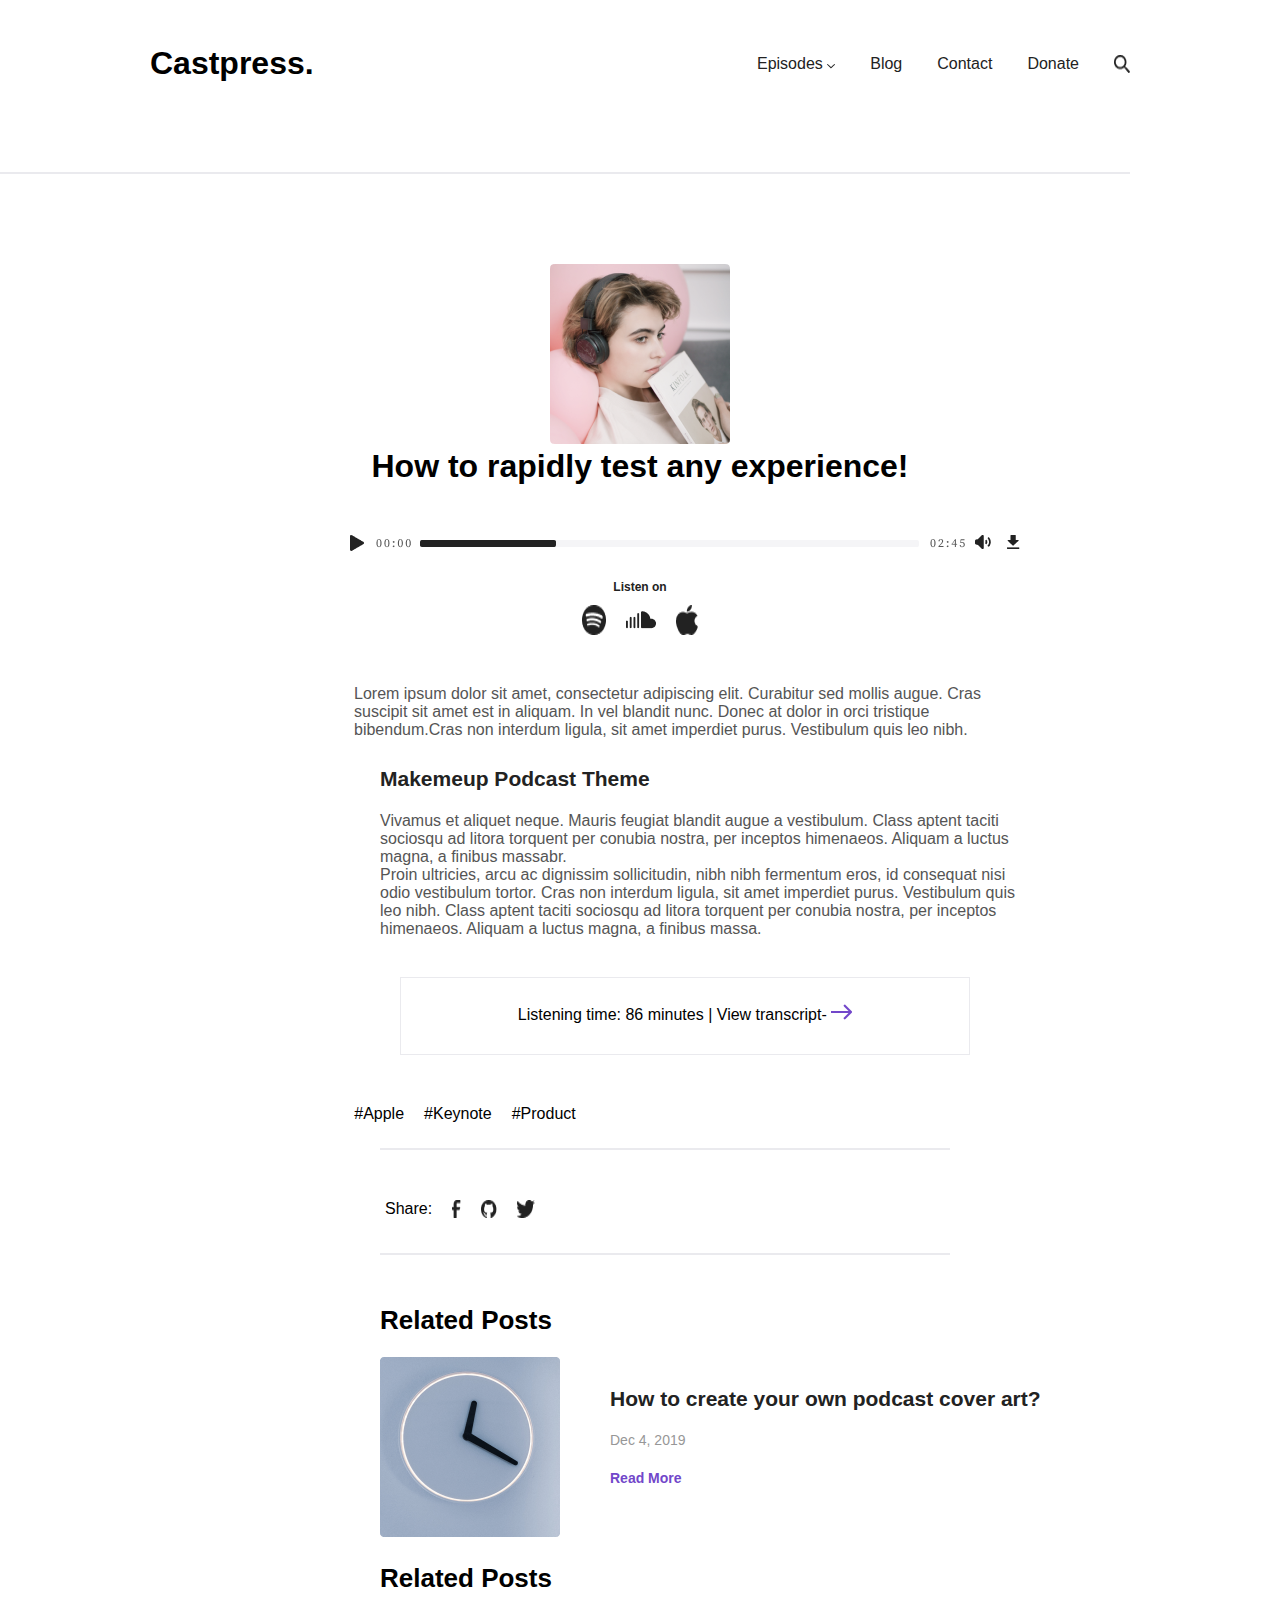
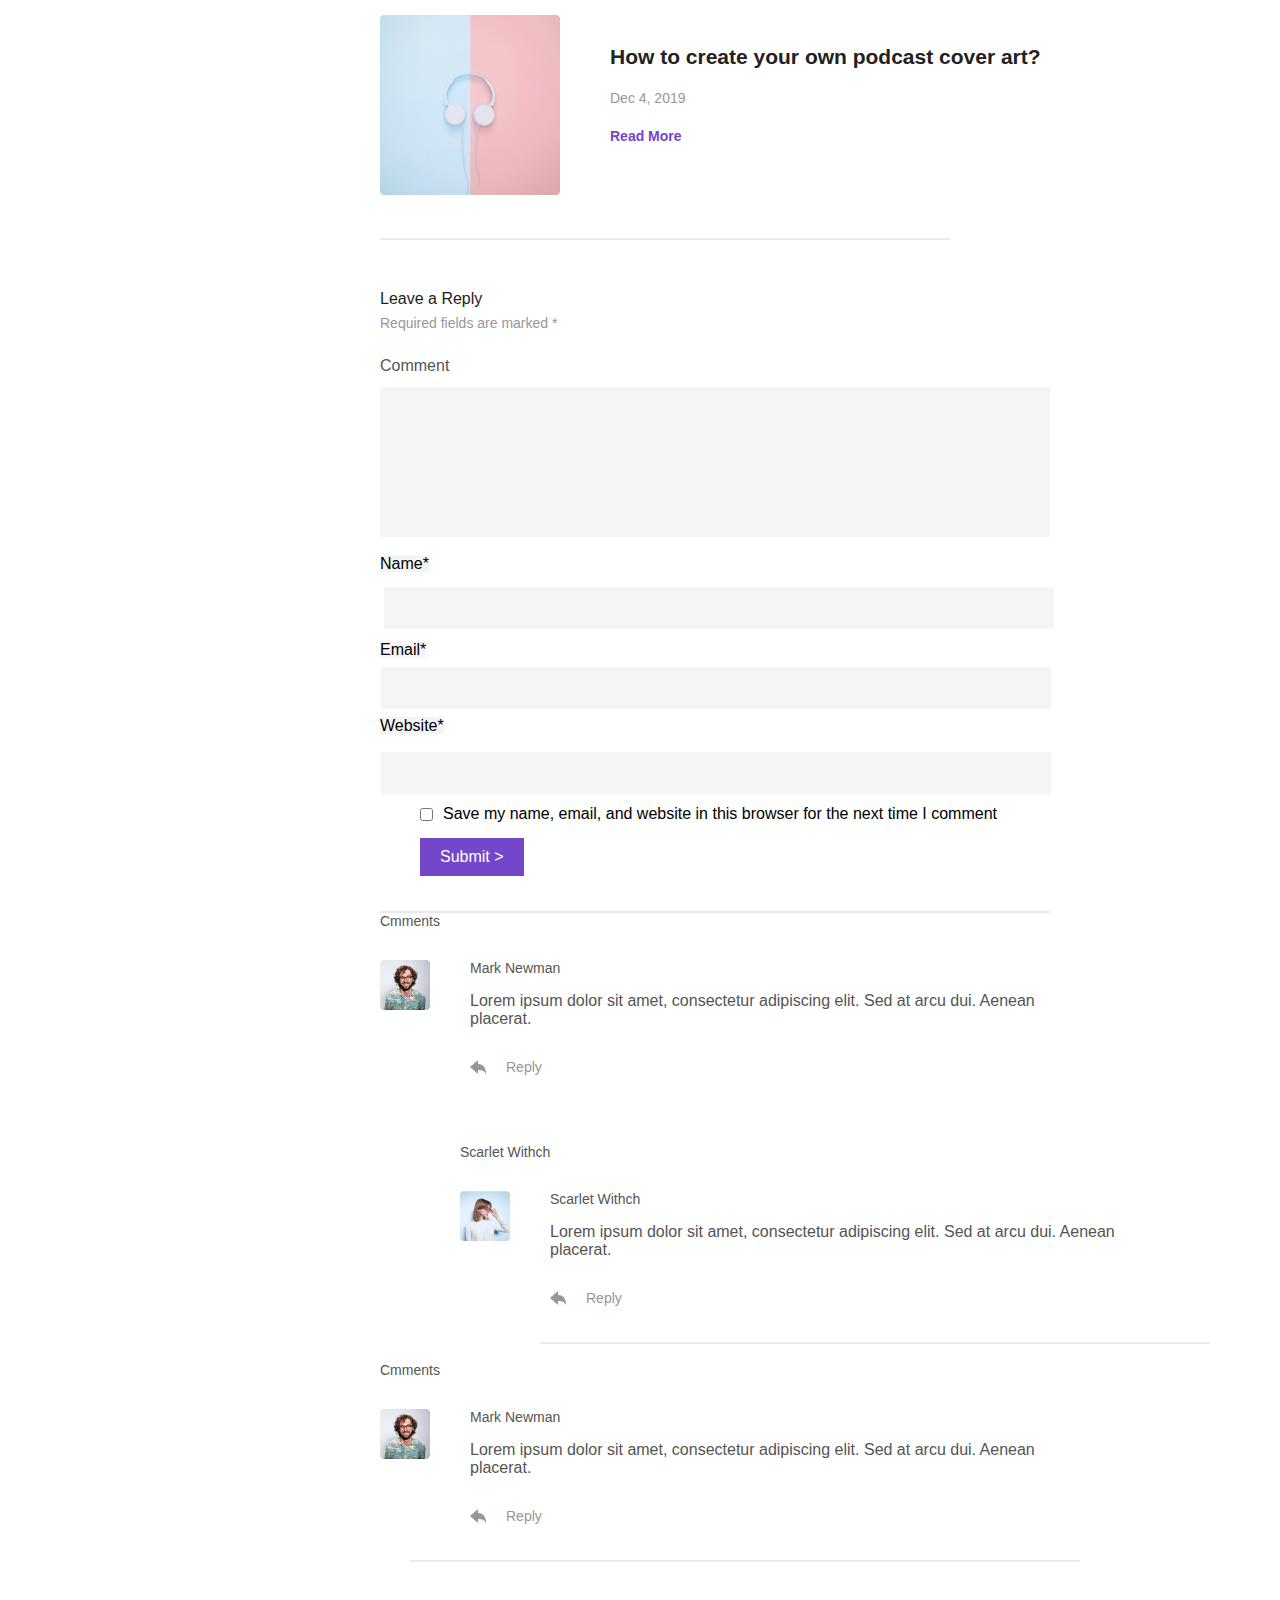
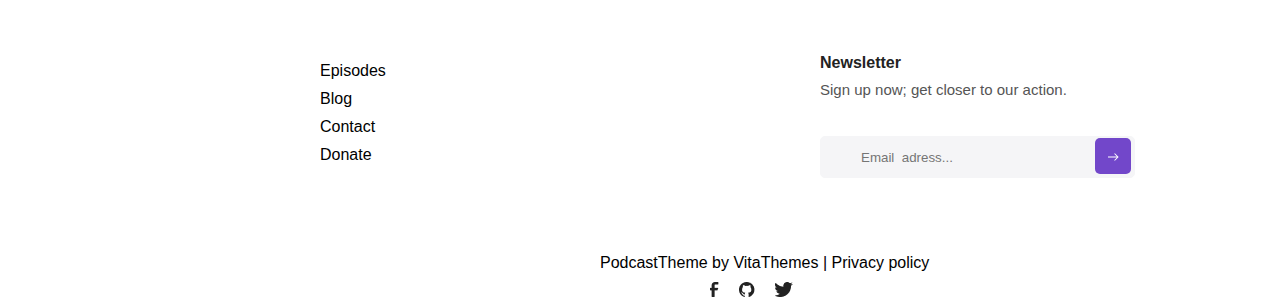
<file: pages/about.html>
<!DOCTYPE html>
<html lang="en">

<head>
    <meta charset="UTF-8">
    <meta name="viewport" content="width=device-width, initial-scale=1.0">
    <link rel="shortcut icon" href="../pages/images/Img 01.png" type="Castpress">
    <title>Castpress</title>
    <link rel="stylesheet" href="../style/about.css">
</head>

<body>
    <div class="container">
        <nav>
            <div class="navbar">
                <div class="navbar-logs">
                    <h1>Castpress.</h1>
                </div>
                <ul>
                    <a href="#">
                        <li>Episodes <img src="../pages/images/Icon color.png" alt="#"></li>
                    </a>
                    <a href="#">
                        <li>Blog</li>
                    </a>
                    <a href="#">
                        <li>Contact</li>
                    </a>
                    <a href="#">
                        <li>Donate</li>
                    </a>
                    <img src="../pages/images/Icon color (1).png" alt="#">
                </ul>
            </div>
            <div class="navbar-logo-image">
                <img src="../pages/images/Menu Icon.png" alt="#">
            </div>
                </nav>
            </div>
        </nav>
        <div class="line"></div>
        <header>
            <div class="images">
                <img src="../pages/images/Img 01.png" alt="#">
                <h1>How to rapidly test any experience!</h1>
            </div>
            <div class="player">
                <img src="../pages/images/Player.png" alt="#">
            </div>
            <div class="listen">
                <p>Listen on</p>
            </div>
            <div class="listen-imag">
                <img src="../pages/images/spotify (1).png" alt="#">
                <img src="../pages/images/Group 16.png" alt="#">
                <img src="../pages/images/Group 15 (1).png" alt="#">
            </div>
            <div class="text">
                <p>Lorem ipsum dolor sit amet, consectetur adipiscing elit. Curabitur sed mollis augue. Cras <br>
                    suscipit sit amet est in aliquam. In vel blandit nunc. Donec at dolor in orci tristique <br>
                    bibendum.Cras non interdum ligula, sit amet imperdiet purus. Vestibulum quis leo nibh.</p>
            </div>
            <div class="world">
                <div class="texts">
                    <h5>Makemeup Podcast Theme</h5>
                    <p>Vivamus et aliquet neque. Mauris feugiat blandit augue a vestibulum. Class aptent taciti <br>
                        sociosqu ad litora torquent per conubia nostra, per inceptos himenaeos. Aliquam a luctus <br>
                        magna, a finibus massabr. <br>Proin ultricies, arcu ac dignissim sollicitudin, nibh nibh
                        fermentum eros, id consequat nisi <br> odio vestibulum tortor. Cras non interdum ligula, sit
                        amet imperdiet purus. Vestibulum quis <br> leo nibh. Class aptent taciti sociosqu ad litora
                        torquent per conubia nostra, per inceptos <br> himenaeos. Aliquam a luctus magna, a finibus
                        massa.</p>
                </div>
            </div>
            <div class="time">
                <p>Listening time: 86 minutes | View transcript- <img src="../pages/images/Arrow 4.png" alt="#"></p>
            </div>
            <div class="apple-text">
                <p>#Apple</p>
                <p>#Keynote</p>
                <p>#Product</p>
            </div>
            <div class="apple-line"></div>
            <div class="shar">
                <p>Share:</p>
                <img src="../pages/images/Icon color (3).png" alt="#">
                <img src="../pages/images/Icon color (4).png" alt="#">
                <img src="../pages/images/Icon color (6).png" alt="#">
            </div>
            <div class="shar-line"></div>
        </header>
        <header>
            <div class="posts">
                <h1>Related Posts</h1>
                <img src="../pages/images/moritz-kindler-mGFHA_0TWnA-unsplash 1.png" alt="#" width="180px"
                    height="180px">
            </div>
            <div class="create">
                <h5>How to create your own podcast cover art?</h5>
                <p>Dec 4, 2019</p>
                <h6>Read More</h6>
            </div>
            <br>
            <div class="post">
                <h1>Related Posts</h1>
                <img src="../pages/images/icons8-team-7LNatQYMzm4-unsplash 1.png" alt="#" width="180px" height="180px">
            </div>
            <div class="creat">
                <h5>How to create your own podcast cover art?</h5>
                <p>Dec 4, 2019</p>
                <h6>Read More</h6>
            </div>
            <div class="post-line"></div>
        </header>
        <header>
            <div class="reply">
                <h5>Leave a Reply</h5>
                <p>Required fields are marked *</p>
            </div>
        </header>
        <header>
            <form>
                <div class="commets">
                    <div class="input">
                        <label for="commet">Comment</label>
                        <input type="commet" name="commet">
                    </div>
                <br>
                <div class="name">
                    <label for="name">Name*</label>
                    <input type="name" name="name">
                </div>
                <br>
                <div class="email">
                    <label for="email">Email*</label>
                    <input type="email" name="email">
                </div>
                <br>
                <div class="Website">
                    <label for="Website">Website*</label>
                    <input type="text" name="Website*">
                </div>
                <!-- .. -->
                <div class="form-container">
                    <form>
                        <div class="checkbox-container">
                            <input type="checkbox" id="saveInfo">
                            <label for="saveInfo">Save my name, email, and website in this browser for the next time I
                                comment</label>
                            </div>
                            <button type="submit" class="submit-button">Submit ></button>
                        </form>
                    </div>
                </div>
                <div class="website-line"></div>
                <header>
                    <div class="tanshed">
                        <div class="ipsum">
                            <div class="MArk-Newman">
                                <h1>Cmments</h1>
                                <img src="../pages/images/christian-buehner-DItYlc26zVI-unsplash 1.png" alt="#" width="50px"
                                    height="50px">
                            </div>
                            <div class="mark">
                                <h5>Mark Newman</h5>
                                <p>Lorem ipsum dolor sit amet, consectetur adipiscing elit. Sed at arcu dui. Aenean <br>
                                    placerat.</p>
                                <h6><img src="../pages/images/Vector (27).png" alt="#">Reply</h6>
                            </div>
                        </div>
                        <br>
                        <div class="scarlet">
                            <div class="marks">
                                <h1>Scarlet Withch</h1>
                                <img src="../pages/images/dmitry-vechorko-yXhJ_eQK0mE-unsplash 2.png" alt="#" width="50px"
                                    height="50px">
                            </div>
                            <div class="newman">
                                <h5>Scarlet Withch</h5>
                                <p>Lorem ipsum dolor sit amet, consectetur adipiscing elit. Sed at arcu dui. Aenean <br>
                                    placerat.</p>
                                <h6><img src="../pages/images/Vector (27).png" alt="#">Reply</h6>
                            </div>
                        </div>
                        <div class="marks-line"></div>
                        <br>
                        <div class="ipsum">
                            <div class="MArk-Newman">
                                <h1>Cmments</h1>
                                <img src="../pages/images/christian-buehner-DItYlc26zVI-unsplash 1.png" alt="#" width="50px"
                                    height="50px">
                            </div>
                            <div class="mark">
                                <h5>Mark Newman</h5>
                                <p>Lorem ipsum dolor sit amet, consectetur adipiscing elit. Sed at arcu dui. Aenean <br>
                                    placerat.</p>
                                <h6><img src="../pages/images/Vector (27).png" alt="#">Reply</h6>
                            </div>
                    </div>
                        <div class="mark-line"></div>
                </header>
                <footer>
                    <div class="footer-text">
                        <ul>
                            <li>Episodes</li>
                            <li>Blog</li>
                            <li>Contact</li>
                            <li>Donate</li>
                        </ul>
                    </div>
                    <div class="new">
                        <h1>Newsletter</h1>
                        <p>Sign up now; get closer to our action.</p>
                    </div>
                    <div class="addres">
                        <form>
                            <input type="email" name="email" placeholder="Email  adress...">
                        </form>
                        <div class="addres-btn">
                            <button><img src="../pages/images/Arrow 3.png" alt="#"></button>
                        </div>
                    </div>
                    <div class="viten">
                        <p>PodcastTheme by VitaThemes | Privacy policy </p>
                    </div>
                    <div class="viten-image">
                        <img src="../pages/images/Icon color (3).png" alt="#">
                        <img src="../pages/images/Icon color (4).png" alt="#">
                        <img src="../pages/images/Icon color (6).png" alt="#">
                    </div>
                </footer>
    </div>
</body>

</html>
</file>
<file: style/about.css>
* {
    padding: 0;
    margin: 0;
    box-sizing: border-box;
    text-decoration: none;
    text-decoration: none;
    list-style: none;
}

body{
    overflow-x: hidden;
}

.container{
    max-width: 1440px;
    height: 50%;
    margin: 0 auto;
    padding: 45px 150px;
}

.navbar{
    display: flex;
    align-items: center;
    justify-content: space-between;
}

.navbar ul{
    display: flex;
    gap: 35px;
}

.navbar ul a li{
    color: #222222;
}

.navbar ul a li:active{
    color: #7247CA;
}

.line{
    width: 100vw;
    border: 1px solid #EAEAEE;
    margin-top: 45px;
    margin-left: -150px;
}

.images{
    margin-top: 90px;
    text-align: center;
}

.player{
    margin-top: 50px;
    margin-left: 350px;
}

.listen{
    display: flex;
    justify-content: center;
    text-align: center;
    margin: 0 auto;
}

.listen p{
    width: 77px;
    height: 15px;
    font-weight: 600;
    font-size: 12px;
    color: #222222;
    margin-top: 25px;
}

.listen-imag{
    display: flex;
    gap: 20px;
    justify-content: center;
    text-align: center;
    margin-top: 10px;
}

.text{
    margin: 0 auto;
    display: flex;
    justify-content: center;
    align-items: center;
    margin-top: 50px;
    margin-left: 100px;
}

.text p{
    width: 672px;
    height: 82px;
    font-weight: 400;
    font-size: 16px;
    color: #555555;
}

.world{
    display: flex;
    align-items: center;
    margin-left: 380px;
}

.world .texts h5{
    width: 631px;
    height: 25px;
    font-weight: 600;
    font-size: 21px;
    color: #222222;
}

.world .texts p{
    width: 672px;
    height: 165px;
    font-weight: 400;
    font-size: 16px;
    margin-top: 20px;
    color: #555555;
}

.time{
    width: 570px;
    height: 78px;
    border: 1px solid #EAEAEE;
    display: flex;
    align-items: center;
    justify-content: center;
    margin-left: 400px;
}

.time p{
    padding: 24px 24px 48px;
}

.time p img{
    align-items: center;
    text-align: center;
    margin-top: 20px;
}

.apple-text{
    display: flex;
    align-items: center;
    justify-content: center;
}

.apple-text{
    display: flex;
    gap: 20px;
    margin-left: -350px;
    margin-top: 50px;
}

.apple-line{
    width: 570px;
    border: 1px solid #EAEAEE;
    margin-left: 380px;
    margin-top: 25px;
}

.shar{
    display: flex;
    gap: 20px;
    margin-left: 385px;
    margin-top: 50px;
}

.shar-line{
    width: 570px;
    border: 1px solid #EAEAEE;
    margin-left: 380px;
    margin-top: 35px;
}

.posts{
    display: flex;
    flex-direction: column;
    gap: 20px;
    margin-left: 380px;
    margin-top: 50px;
}

.posts h1{
    width: 631px;
    height: 32px;
    font-weight: 600;
    font-size: 26px;
}

.create{
    display: flex;
    flex-direction: column;
    gap: 20px;
    margin-left: 610px;
    margin-top: -150px;
}

.create h5{
    width: 450px;
    height: 25px;
    font-weight: 600;
    font-size: 21px;
    color: #222222;
}

.create p{
    width: 100px;
    height: 18px;
    font-weight: 400;
    font-size: 14px;
    color: #979797;
}

.create h6{
    width: 100px;
    height: 25px;
    font-weight: 600;
    font-size: 14px;
    color: #7247CA;
}

/* how */

.post{
    display: flex;
    flex-direction: column;
    gap: 20px;
    margin-left: 380px;
    margin-top: 50px;
}

.post h1{
    width: 631px;
    height: 32px;
    font-weight: 600;
    font-size: 26px;
}

.creat{
    display: flex;
    flex-direction: column;
    gap: 20px;
    margin-left: 610px;
    margin-top: -150px;
}

.creat h5{
    width: 470px;
    height: 25px;
    font-weight: 600;
    font-size: 21px;
    color: #222222;
}

.creat p{
    width: 100px;
    height: 18px;
    font-weight: 400;
    font-size: 14px;
    color: #979797;
}

.creat h6{
    width: 100px;
    height: 25px;
    font-weight: 600;
    font-size: 14px;
    color: #7247CA;
}

.post-line{
    width: 570px;
    border: 1px solid #EAEAEE;
    margin-left: 380px;
    margin-top: 85px;
}

.reply{
    margin-top: 50px;
    margin-left: 380px;
}

.reply h5{
    width: 108px;
    height: 25px;
    font-weight: 400;
    font-size: 16px;
    color: #222222;
}

.reply p{
    width: 249px;
    height: 22px;
    font-weight: 400;
    font-size: 14px;
    color: #979797;
}

.commets{
    margin-left: 160px;
}

form{
    position: relative;
}

form .input input{
    width: 670px;
    height: 150px;
    background-color: #F5F5F7;
    border: none;
    margin-left: 220px;
    margin-top: 50px;
}

form .input label{
    width: 75px;
    height: 29px;
    font-weight: 400;
    font-style: 16px;
    color: #555555;
    position: absolute;
    top: 20px;
    margin-left: 220px;
}

form .name label{
    width: 670px;
    height: 150px;
    background-color: #F5F5F7;
    border: none;
    margin-left: 220px;
    margin-top: 80px;
    z-index: 2122;
    position: relative;
}

form .name input{
    width: 670px;
    height: 42px;
    font-weight: 400;
    font-style: 16px;
    background-color:  #F5F5F7;
    border: none;
    position: absolute;
    top: 250px;
    margin-left: -45px;
    z-index: 2122;
    
}

/* email */
form .email label{
    width: 670px;
    height: 150px;
    background-color: #F5F5F7;
    border: none;
    margin-left: 220px;
    margin-top: 80px;
    z-index: 2122;
    position: relative;
    top: 50px;
}

form .email input{
    width: 670px;
    height: 42px;
    font-weight: 400;
    font-style: 16px;
    background-color:  #F5F5F7;
    border: none;
    position: absolute;
    top:330px;
    margin-left: -45px;
    z-index: 2122;
    
}

/* website */

form .Website label{
    width: 670px;
    height: 150px;
    background-color: #F5F5F7;
    border: none;
    margin-left: 220px;
    margin-top: 20px;
    position: relative;
    top: 90px;
}

form .Website input{
    width: 670px;
    height: 42px;
    font-weight: 400;
    font-style: 16px;
    background-color:  #F5F5F7;
    border: none;
    position: absolute;
    top: 415px;
    margin-left: -63px;
}

/* /// */
body {
    font-family: Arial, sans-serif;
}
.form-container {
    width: 600px;
    margin: 0 auto;
    margin-top: 160px;
}
.checkbox-container {
    display: flex;
    align-items: center;
    margin-bottom: 15px;
}
.checkbox-container input[type="checkbox"] {
    margin-right: 10px;
}
.submit-button {
    background-color: #7247CA;
    color: white;
    border: none;
    padding: 10px 20px;
    font-size: 16px;
    cursor: pointer;
}
.submit-button:hover {
    background-color: #4a3dc9;
}

.website-line{
    width: 670px;
    border: 1px solid #EAEAEE;
    margin-left: 380px;
    margin-top: 35px;
}


/* commet */

.MArk-Newman{
    display: flex;
    flex-direction: column;
    gap: 25px;
}

.mark{
    display: flex;
    flex-direction: column;
    gap: 10px;
    margin-top: -50px;
    margin-left: 90px;
}

.MArk-Newman h1{
    width: 95px;
    height: 22px;
    font-weight: 400;
    font-size: 14px;
    color: #555555;
}

.mark h5{
    width: 95px;
    height: 22px;
    font-weight: 400;
    font-size: 14px;
    color: #555555;
}

.mark p{
    width: 589px;
    height: 56px;
    font-weight: 400;
    font-size: 16px;
    color: #555555;
}

.mark h6{
    width: 36px;
    height: 18px;
    font-weight: 400;
    font-size: 14px;
    color: #979797;
    display: flex;
    gap: 20px;
    align-items: center;
}

.ipsum{
    margin-left: -380px;
}

.tanshed{
    margin-left: 160px;
}

/* marks */

.marks{
    display: flex;
    flex-direction: column;
    gap: 25px;
}

.newman{
    display: flex;
    flex-direction: column;
    gap: 10px;
    margin-top: -50px;
    margin-left: 90px;
}

.marks h1{
    width: 95px;
    height: 22px;
    font-weight: 400;
    font-size: 14px;
    color: #555555;
}

.newman h5{
    width: 95px;
    height: 22px;
    font-weight: 400;
    font-size: 14px;
    color: #555555;
}

.newman p{
    width: 589px;
    height: 56px;
    font-weight: 400;
    font-size: 16px;
    color: #555555;
}

.newman h6{
    width: 36px;
    height: 18px;
    font-weight: 400;
    font-size: 14px;
    color: #979797;
    display: flex;
    gap: 20px;
    align-items: center;
}

.scarlet{
    margin-top: 50px;
    margin-left: 300px;
}

.marks-line{
    width: 670px;
    border: 1px solid #EAEAEE;
    margin-left: 380px;
    margin-top: 35px;
}

/* ... */


.MArk-Newman{
    display: flex;
    flex-direction: column;
    gap: 25px;
}

.mark{
    display: flex;
    flex-direction: column;
    gap: 10px;
    margin-top: -50px;
    margin-left: 90px;
}

.MArk-Newman h1{
    width: 95px;
    height: 22px;
    font-weight: 400;
    font-size: 14px;
    color: #555555;
}

.mark h5{
    width: 95px;
    height: 22px;
    font-weight: 400;
    font-size: 14px;
    color: #555555;
}

.mark p{
    width: 589px;
    height: 56px;
    font-weight: 400;
    font-size: 16px;
    color: #555555;
}

.mark h6{
    width: 36px;
    height: 18px;
    font-weight: 400;
    font-size: 14px;
    color: #979797;
    display: flex;
    gap: 20px;
    align-items: center;
}

.ipsum{
    margin-left: 220px;
}

.mark-line{
    width: 670px;
    border: 1px solid #EAEAEE;
    margin-left: 250px;
    margin-top: 35px;
}

.footer-text{
    margin-top: 100px;
    margin-left: 320px;
}

.footer-text ul{
    display: flex;
    flex-direction: column;
    gap: 10px;
}

.new{
    margin-top: -110px;
    margin-left: 820px;
}

.new h1{
    width: 127px;
    height: 20px;
    font-weight: 600;
    font-size: 16px;
    color: #222222;
}

.new p{
    width: 251px;
    height: 15px;
    font-weight: 400;
    font-size: 15px;
    color: #555555;
    margin-top: 7px;
}

.addres{
    margin-top: 40px;
    margin-left: 820px;
}

.addres input{
    width: 315px;
    height: 42px;
    border-radius: 5px;
    background-color: #F5F5F7;
    border: 1px solid #F5F5F7;
    padding: 15px 40px;
}

.addres .addres-btn{
    position: relative;
    z-index: 555;
    margin-top: -40px;
    margin-left: 275px;
}

.addres .addres-btn button{
    width: 36px;
    height: 36px;
    border-radius: 5px;
    background-color: #7247CA;
    border: none;
}

.viten{
    margin-top: 80px;
    margin-left: 600px;
}

.viten-image{
    display: flex;
    gap: 20px;
    margin-top: 10px;
    margin-left: 710px;
}

.navbar-logo-image{
    display: none;
}

/* media */

@media (max-width:600px){
    body{
        width: 500px;
        display: flex;
        margin-left: -300px;
        overflow-x: hidden;
    }

    .navbar ul li{
        display: none;
    }

    .viten{
        margin-left: 280px;
    }

    .viten-image{
        margin-left: 400px;
    }

    .new{
        margin-left: 420px;
    }

    .addres{
        width: 100px;
        margin-left: 400px;
    }

    .mark p{
        width: 300px;
    }

    .newman p{
        width: 300px;
    }

    .checkbox-container label{
        width: 500px;
    }
    
    .checkbox-container{
        margin-left: 60px;
    }

    .submit-button{
        margin-left: 60px;
    }

    .create h5{
        width: 320px;
    }

    .create p{
        margin-top: 20px;
    }

    .creat h5{
        width: 320px;
    }

    .creat p{
        margin-top: 20px;
    }

    .texts{
        margin-top: 120px;
        margin-left: -20px;
    }

    .world .texts p{
        width: 400px;
    }

    .time{
        margin-top: 100px;
        margin-left: 100px;
    }

    .apple-text{
        margin-left:-230px;
    }

    .apple-line{
        margin-left: 120px;
    }

    .text {
        margin-top: 50px;
        margin-left: -20px;
    }

    .text p{
        width: 400px;
    }

    .navbar-logs h1{
        margin-left: 190px;
    }

    .navbar-logo-image{
        display: inline-block;
        margin-left: 650px;
        margin-top: -100px;
    }

    .line{
        margin-left: 160px;
    }
}
</file>
